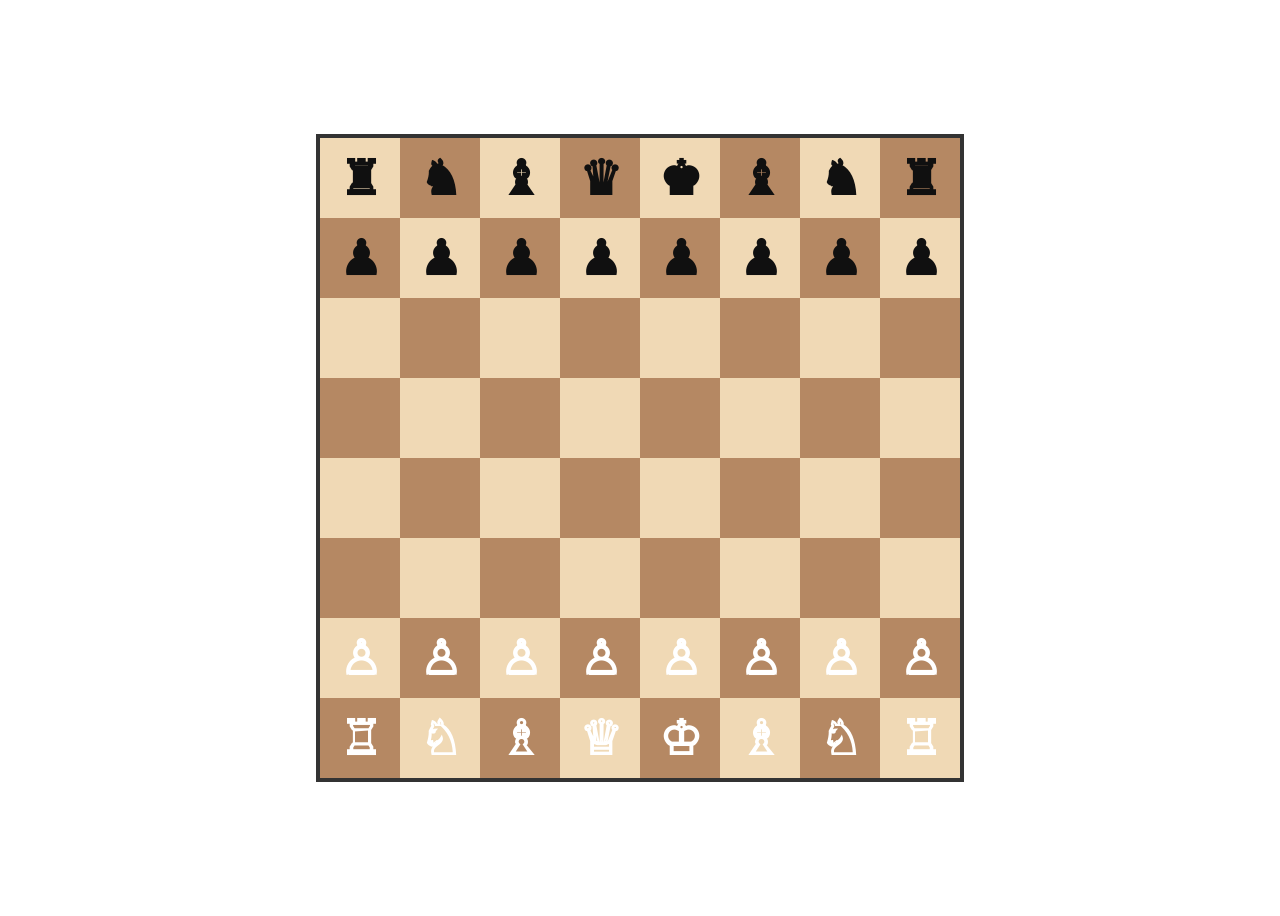
<file: index.html>
<!DOCTYPE html>
<html lang="en">
<head>
    <meta charset="UTF-8">
    <title>Chess Board</title>
    <link rel="stylesheet" href="style.css">
</head>
<body>
    <div class="chessboard">
        <!-- Row 1: Black major pieces -->
        <div class="square white"><span class="black-piece">♜</span></div>
        <div class="square black"><span class="black-piece">♞</span></div>
        <div class="square white"><span class="black-piece">♝</span></div>
        <div class="square black"><span class="black-piece">♛</span></div>
        <div class="square white"><span class="black-piece">♚</span></div>
        <div class="square black"><span class="black-piece">♝</span></div>
        <div class="square white"><span class="black-piece">♞</span></div>
        <div class="square black"><span class="black-piece">♜</span></div>

        <!-- Row 2: Black pawns -->
        <div class="square black"><span class="black-piece">♟</span></div>
        <div class="square white"><span class="black-piece">♟</span></div>
        <div class="square black"><span class="black-piece">♟</span></div>
        <div class="square white"><span class="black-piece">♟</span></div>
        <div class="square black"><span class="black-piece">♟</span></div>
        <div class="square white"><span class="black-piece">♟</span></div>
        <div class="square black"><span class="black-piece">♟</span></div>
        <div class="square white"><span class="black-piece">♟</span></div>

        <!-- Rows 3–6: Empty -->
        <!-- Row 3 -->
        <div class="square white"></div><div class="square black"></div>
        <div class="square white"></div><div class="square black"></div>
        <div class="square white"></div><div class="square black"></div>
        <div class="square white"></div><div class="square black"></div>

        <!-- Row 4 -->
        <div class="square black"></div><div class="square white"></div>
        <div class="square black"></div><div class="square white"></div>
        <div class="square black"></div><div class="square white"></div>
        <div class="square black"></div><div class="square white"></div>

        <!-- Row 5 -->
        <div class="square white"></div><div class="square black"></div>
        <div class="square white"></div><div class="square black"></div>
        <div class="square white"></div><div class="square black"></div>
        <div class="square white"></div><div class="square black"></div>

        <!-- Row 6 -->
        <div class="square black"></div><div class="square white"></div>
        <div class="square black"></div><div class="square white"></div>
        <div class="square black"></div><div class="square white"></div>
        <div class="square black"></div><div class="square white"></div>

        <!-- Row 7: White pawns -->
        <div class="square white"><span class="white-piece">♙</span></div>
        <div class="square black"><span class="white-piece">♙</span></div>
        <div class="square white"><span class="white-piece">♙</span></div>
        <div class="square black"><span class="white-piece">♙</span></div>
        <div class="square white"><span class="white-piece">♙</span></div>
        <div class="square black"><span class="white-piece">♙</span></div>
        <div class="square white"><span class="white-piece">♙</span></div>
        <div class="square black"><span class="white-piece">♙</span></div>

        <!-- Row 8: White major pieces -->
        <div class="square black"><span class="white-piece">♖</span></div>
        <div class="square white"><span class="white-piece">♘</span></div>
        <div class="square black"><span class="white-piece">♗</span></div>
        <div class="square white"><span class="white-piece">♕</span></div>
        <div class="square black"><span class="white-piece">♔</span></div>
        <div class="square white"><span class="white-piece">♗</span></div>
        <div class="square black"><span class="white-piece">♘</span></div>
        <div class="square white"><span class="white-piece">♖</span></div>
    </div>
</body>
</html>
</file>
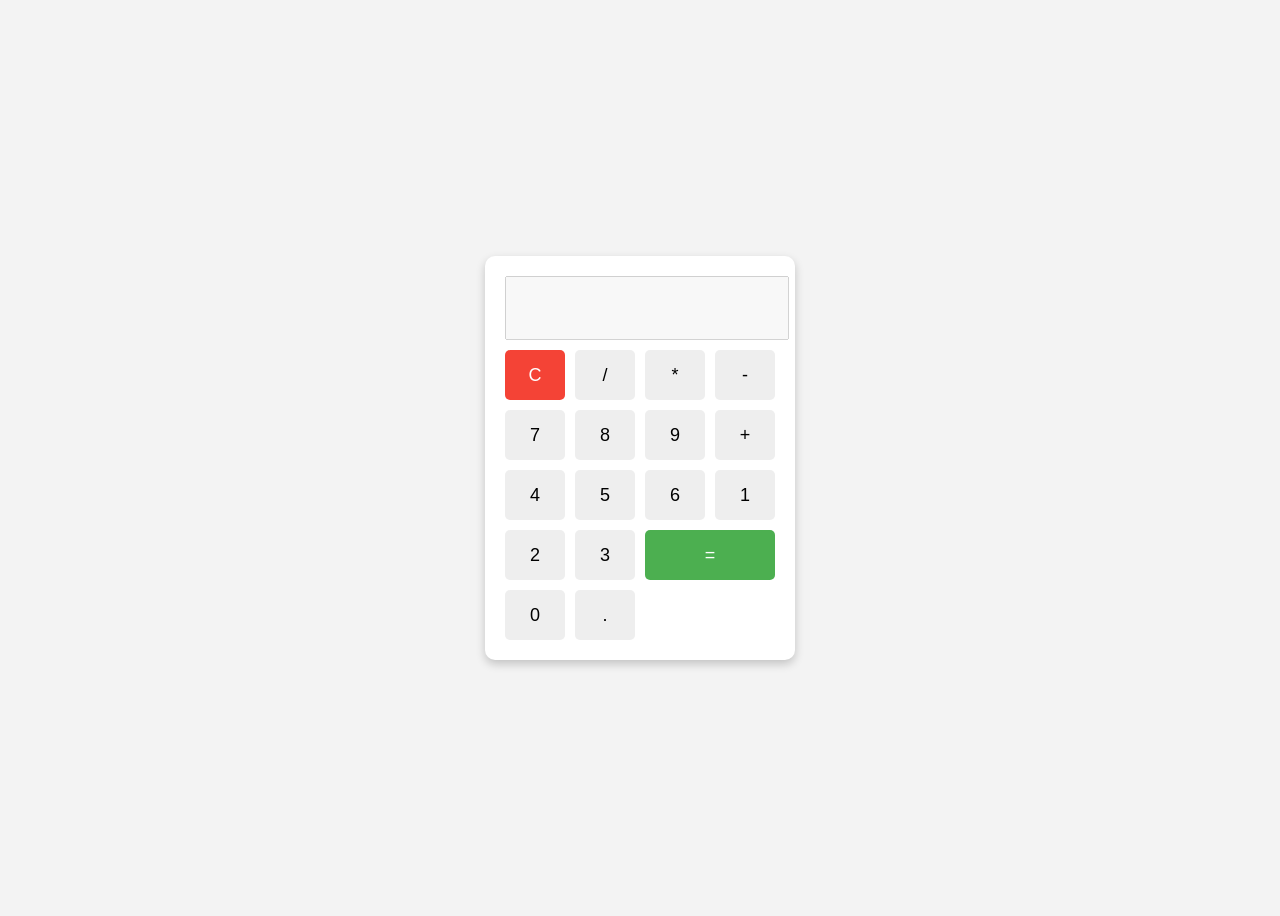
<file: calc.html>
<!DOCTYPE html>
<html lang="en">
<head>
  <meta charset="UTF-8">
  <meta name="viewport" content="width=device-width, initial-scale=1.0">
  <title>Basic Calculator</title>
  <style>
    body {
      display: flex;
      justify-content: center;
      align-items: center;
      height: 100vh;
      background: #f3f3f3;
      font-family: Arial, sans-serif;
    }
    .calculator {
      background: white;
      padding: 20px;
      border-radius: 10px;
      box-shadow: 0px 4px 10px rgba(0,0,0,0.2);
    }
    #result {
      width: 100%;
      height: 50px;
      font-size: 20px;
      text-align: right;
      margin-bottom: 10px;
      padding: 5px;
    }
    .buttons {
      display: grid;
      grid-template-columns: repeat(4, 60px);
      gap: 10px;
    }
    button {
      height: 50px;
      font-size: 18px;
      border: none;
      border-radius: 5px;
      cursor: pointer;
      background: #eee;
      transition: 0.2s;
    }
    button:hover {
      background: #400bdc;
    }
    .equal {
      grid-column: span 2;
      background: #4caf50;
      color: white;
    }
    .equal:hover {
      background: #45a049;
    }
    .clear {
      background: #f44336;
      color: white;
    }
    .clear:hover {
      background: #d32f2f;
    }
  </style>
</head>
<body>
  <div class="calculator">
    <input type="text" id="result" disabled>
    <div class="buttons">
      <button onclick="clearScreen()" class="clear">C</button>
      <button onclick="appendValue('/')">/</button>
      <button onclick="appendValue('*')">*</button>
      <button onclick="appendValue('-')">-</button>
      <button onclick="appendValue('7')">7</button>
      <button onclick="appendValue('8')">8</button>
      <button onclick="appendValue('9')">9</button>
      <button onclick="appendValue('+')">+</button>
      <button onclick="appendValue('4')">4</button>
      <button onclick="appendValue('5')">5</button>
      <button onclick="appendValue('6')">6</button>
      
      <button onclick="appendValue('1')">1</button>
      <button onclick="appendValue('2')">2</button>
      <button onclick="appendValue('3')">3</button>
      <button onclick="calculate()" class="equal">=</button>
      <button onclick="appendValue('0')">0</button>
      <button onclick="appendValue('.')">.</button>
    </div>
  </div>

  <script>
    let result = document.getElementById("result");

    function appendValue(value) {
      result.value += value;
    }

    function clearScreen() {
      result.value = "";
    }

    function calculate() {
      try {
        result.value = eval(result.value);
      } catch (error) {
        result.value = "Error";
      }
    }
  </script>
</body>
</html>
</file>
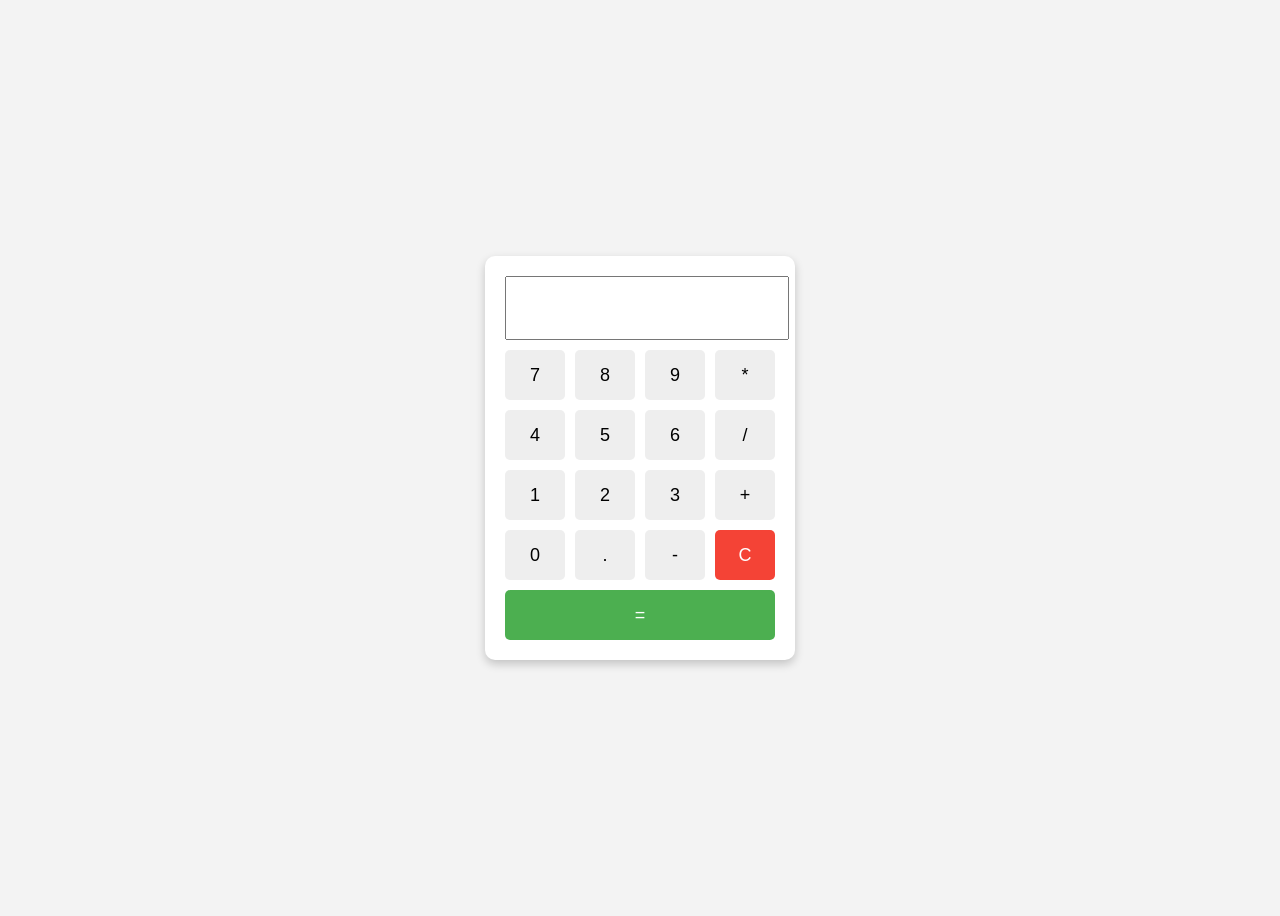
<file: calculator.html>
<!DOCTYPE html>
<html>
<head>
  <title>Calculator</title>
  <style>
    body {
      display: flex;
      justify-content: center;
      align-items: center;
      height: 100vh;
      background: #f3f3f3;
      font-family: Arial, sans-serif;
    }
    .calculator {
      background: white;
      padding: 20px;
      border-radius: 10px;
      box-shadow: 0px 4px 10px rgba(0,0,0,0.2);
    }
    #result {
      width: 100%;
      height: 50px;
      font-size: 20px;
      text-align: right;
      margin-bottom: 10px;
      padding: 5px;
    }
    .buttons {
      display: grid;
      grid-template-columns: repeat(4, 60px);
      gap: 10px;
    }
    button {
      height: 50px;
      font-size: 18px;
      border: none;
      border-radius: 5px;
      cursor: pointer;
      background: #eee;
      transition: 0.2s;
    }
    button:hover {
      background: #d1d1d1;
    }
    .equal {
      grid-column: span 4;
      background: #4caf50;
      color: white;
    }
    .equal:hover {
      background: #45a049;
    }
    .clear {
      background: #f44336;
      color: white;
    }
    .clear:hover {
      background: #d32f2f;
    }
  </style>
</head>
<body>
  <div class="calculator">
    <input type="text" id="result" readonly>
    <div class="buttons">
      <button onclick="appendValue('7')">7</button>
      <button onclick="appendValue('8')">8</button>
      <button onclick="appendValue('9')">9</button>
      <button onclick="appendValue('*')">*</button>

      <button onclick="appendValue('4')">4</button>
      <button onclick="appendValue('5')">5</button>
      <button onclick="appendValue('6')">6</button>
      <button onclick="appendValue('/')">/</button>

      <button onclick="appendValue('1')">1</button>
      <button onclick="appendValue('2')">2</button>
      <button onclick="appendValue('3')">3</button>
      <button onclick="appendValue('+')">+</button>

      <button onclick="appendValue('0')">0</button>
      <button onclick="appendValue('.')">.</button>
      <button onclick="appendValue('-')">-</button>
      <button onclick="clearScreen()" class="clear">C</button>
      <button onclick="calculate()" class="equal">=</button>

      
    </div>
  </div>

  <script>
    let result = document.getElementById('result');

    function appendValue(value) {
      result.value += value;
    }

    function clearScreen() {
      result.value = "";
    }

    function calculate() {
      try {
        result.value = eval(result.value);
      } catch (error) {
        result.value = "Error";
      }
    }
  </script>
</body>
</html>
</file>
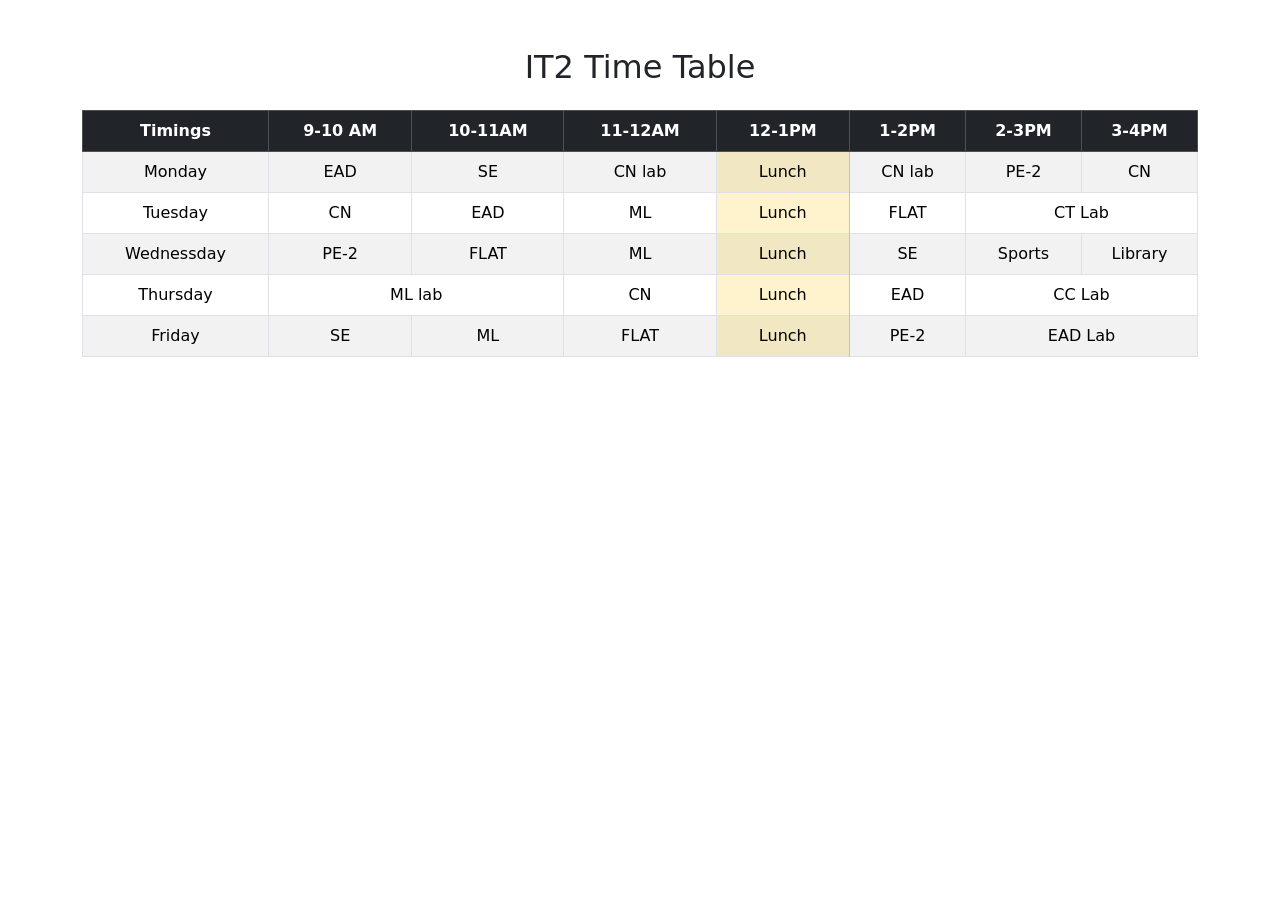
<file: TIMETALBLE.html>
<!DOCTYPE html>
<html>
<head>
    <title>IT-2 Time Table</title>
    <link href="https://cdn.jsdelivr.net/npm/bootstrap@5.3.0/dist/css/bootstrap.min.css" rel="stylesheet">
</head>
<body>
    <div class="container mt-5">
        <h2 class="text-center text-dark mb-4">IT2 Time Table</h2>
        
        <table class="table table-bordered text-center table-striped">
            <thead class="table-dark">
                <tr>
                    <th>Timings</th>
                    <th>9-10 AM</th>
                    <th>10-11AM</th>
                    <th>11-12AM</th>
                    <TH>12-1PM</TH>
                    <th>1-2PM</th>
                    <th>2-3PM</th>
                    <th>3-4PM</th>
                </tr>
            </thead>
            <tbody>
                <tr>
                    <td>Monday</td>
                    <td>EAD</td>
                    <td>SE</td>
                    <td >CN lab</td>
                    <TD class="table-warning">Lunch</TD>
                    <TD>CN lab</TD>
                    
                    <td>PE-2</td>
                    <td>CN</td>
                </tr>
                <tr>
                    <td>Tuesday</td>
                    <td>CN</td>
                    <td>EAD</td>
                    <td>ML</td>
                    <TD class="table-warning">Lunch</TD>
                    <td>FLAT</td>
                    <td colspan="2">CT Lab</td>
                    
                    
                </tr>
                <tr>
                    <td>Wednessday</td>
                    <td>PE-2</td>
                    <td>FLAT</td>
                    <td>ML</td>
                    <TD class="table-warning">Lunch</TD>
                    <td>SE</td>
                    <td>Sports</td>
                    <td>Library</td>
                    
                </tr>
                <tr>
                    <td>Thursday</td>
                    <td colspan="2">ML lab</td>
                    
                    <td>CN</td>
                    <TD class="table-warning">Lunch</TD>
                    <td>EAD</td>
                    <td colspan="2">CC Lab</td>
                    
                    
                </tr>
                <tr>
                    <td>Friday</td>
                    <td>SE</td>
                    <td>ML</td>
                    <td>FLAT</td>
                    <TD class="table-warning">Lunch</TD>
                    <td>PE-2</td>
                    <td colspan="2">EAD Lab</td>
                    
                    
                </tr>

            </tbody>
        </table>
    </div>
</body>
</html>
</file>
<file: style.css>
body {
    display: flex;
    justify-content: center;
    align-items: center;
    min-height: 100vh;
    
  }
  
  .chessboard {
    display: grid;
    grid-template-columns: repeat(8, 80px);
    grid-template-rows: repeat(8, 80px);
    border: 4px solid #333;
  }
  
  .square {
    display: flex;
    justify-content: center;
    align-items: center;
    font-size: 48px;
    font-weight: bold;
  }
  
  .white {
    background-color: #f0d9b5;
  }
  
  .black {
    background-color: #b58863;
  }
  
  .white-piece {
    color: #ffffff;
  }
  
  .black-piece {
    color: #101010;
  }
</file>
